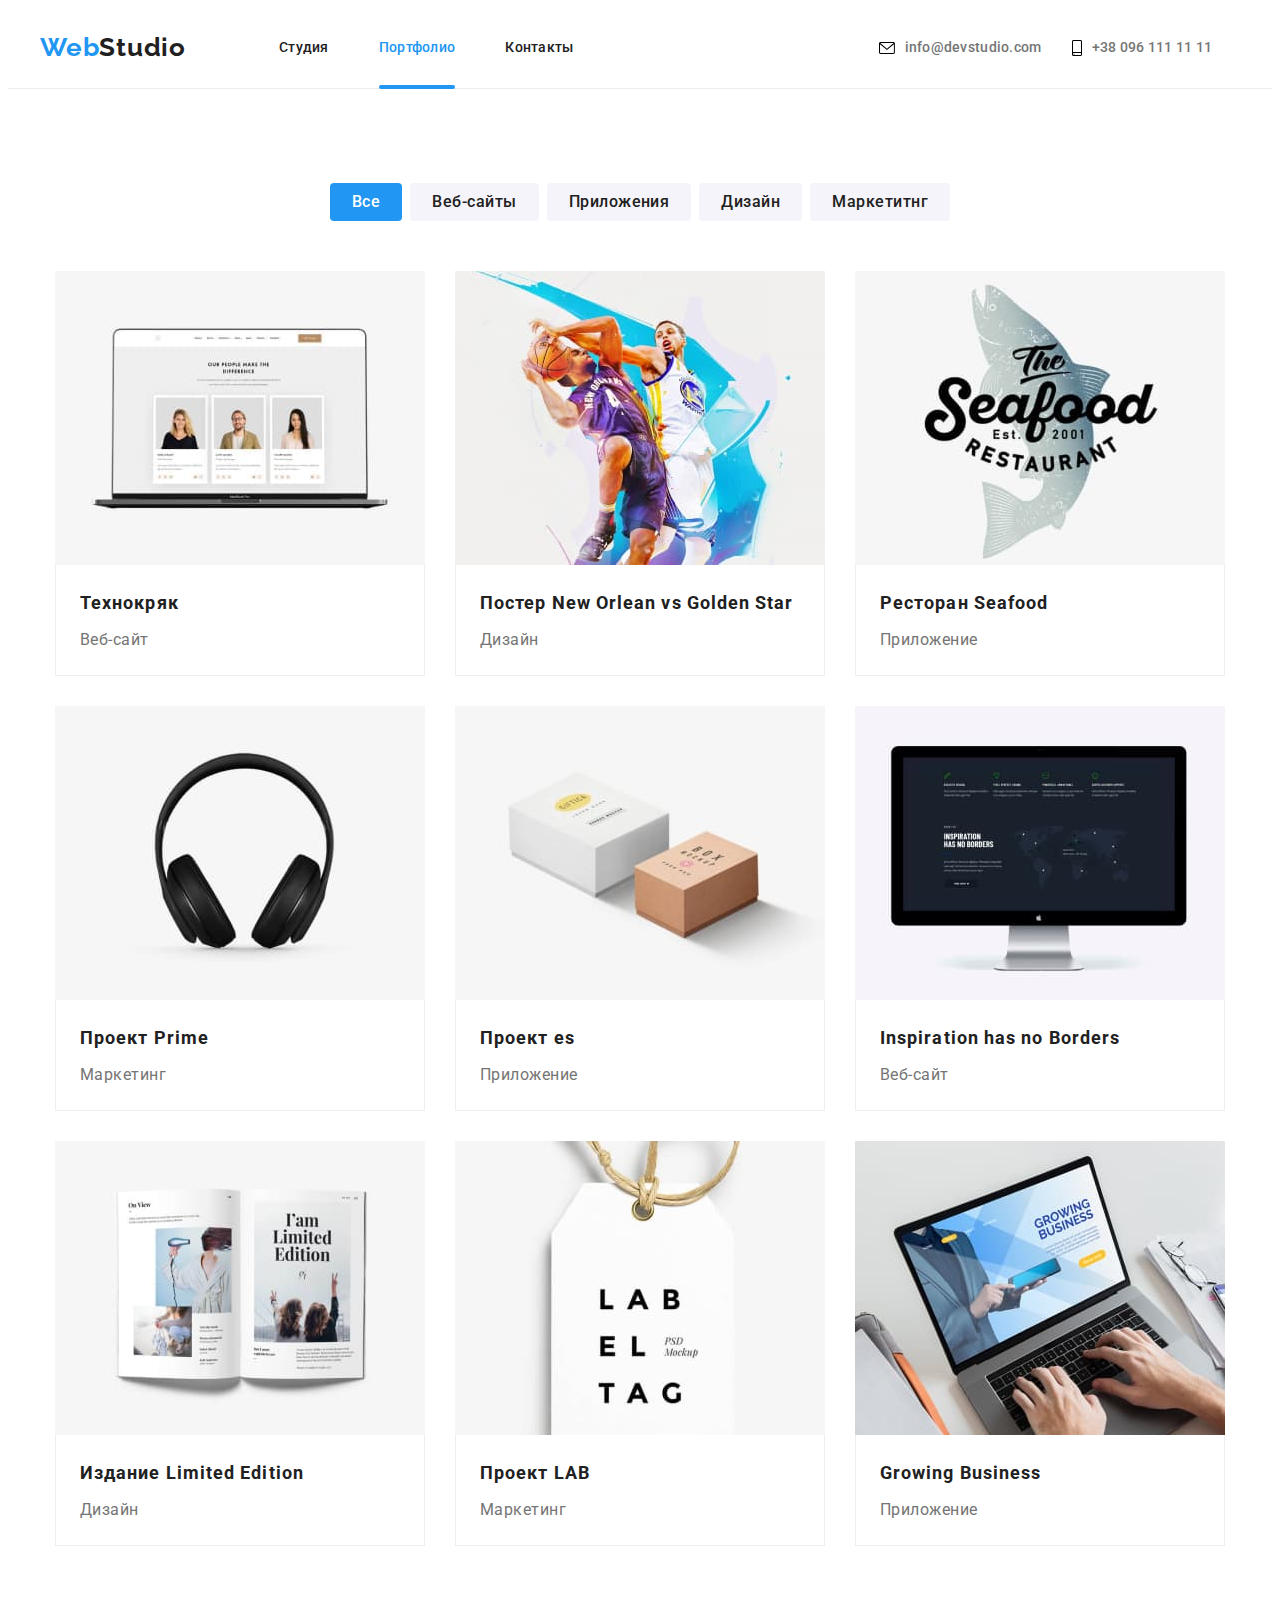
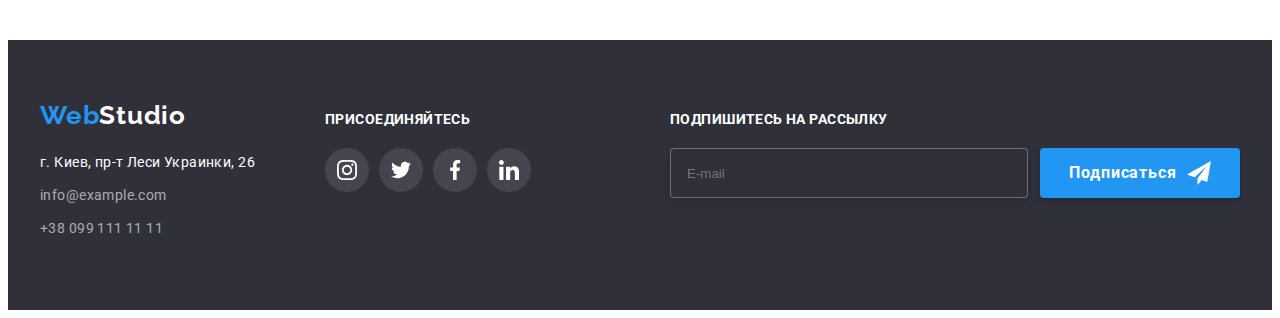
<file: portfolio.html>
<!DOCTYPE html>
<html lang="ru">

<head>
    <meta charset="UTF-8" />
    <meta http-equiv="X-UA-Compatible" content="IE=edge" />
    <meta name="viewport" content="width=device-width, initial-scale=1.0" />
    <title>WebStudio</title>
    <link rel="preconnect" href="https://fonts.googleapis.com">
    <link rel="preconnect" href="https://fonts.gstatic.com" crossorigin>
    <link
        href="https://fonts.googleapis.com/css2?family=Raleway:wght@700&family=Roboto:wght@400;500;700;900&display=swap"
        rel="stylesheet">
        <link rel="stylesheet" href="https://cdnjs.cloudflare.com/ajax/libs/modern-normalize/1.1.0/modern-normalize.min.css"
            integrity="sha512-wpPYUAdjBVSE4KJnH1VR1HeZfpl1ub8YT/NKx4PuQ5NmX2tKuGu6U/JRp5y+Y8XG2tV+wKQpNHVUX03MfMFn9Q=="
            crossorigin="anonymous" referrerpolicy="no-referrer" />
            
         <link rel="stylesheet" href="css/main.css" />
         <link rel="stylesheet" href="css/main.min.css" />
</head>
    <!-- #header-->
    <header class="header">
        
        <div class="container header-boreder-line container-flax">
            
        <nav class="header-nav">
            <a class="logo header__logo" href="./index.html"><span class="header__text">Web</span>Studio</a>
    
            <ul class="header-list1 list">
                
                <li class="header-list1__item"><a href="./index.html" class="header-list1__link link">Студия</a></li>
                <li class="header-list1__item"><a href="" class="header-list1__link link active">Портфолио</a></li>
                <li class="header-list1__item"><a href="" class="header-list1__link link">Контакты</a></li>                            
            </ul>
        </nav>
        <ul class="header-list2 list">
            <li class="header-list2__item2 link"><a class="header-list2__adres link" href=""><svg class="header__icon" width="16" height="12">
                        <use href="./images/symbol-defs2.svg#icon-envelope-1"></use>
                    </svg>info@devstudio.com</a>
            </li>
            
            <li class="header-list2__adres1"><a class="header-list2__tel link" href="tel:+380961111111"> <svg class="header__icon"
                        width="10" height="16">
                        <use href="./images/symbol-defs2.svg#icon-smartphone-1"></use>
                    </svg>+38 096 111 11 11</a></li>
        </ul>
        
        </div>
    </header>
    <main>
        <!-- sectio 1 -->

        <section class="portfolio">
            <div class="container">
            <h1 class="visually-hidden">вкладки</h1>
            <ul class="hero1__list1 list">
            
            <li class="hero1__list1-item"><button type="button" class="hero1__btn btn1">Все</button></li>
            <li class="hero1__list1-item"><button type="button" class="hero1__btn btn2">Веб-сайты</Button></li>
            <li class="hero1__list1-item"><button type="button" class="hero1__btn btn3">Приложения</Button></li>
            <li class="hero1__list1-item"><button type="button" class="hero1__btn btn4">Дизайн</Button></li>
            <li class="hero1__list1-item"><button type="button" class="hero1__btn btn5">Маркетитнг</Button></li>
            </ul>

                
                <ul class="portfolio__list list">
                    
                    
                <li class="portfolio__list-item">
                    <a href="" class="portfolio__list-link">
                    
                        <div class="hero1__anim">  
                    <img class="portfolio-img" src="images/img999.jpg" alt="Веб-сайт" width="370" height="294" />
                    <div class="hero1__anim-overlay">
                        <p class="hero1__anim-text">Ресурс предлагает комплексные предложения с разным уровнем функционала и сервисов. Все это
                                                    позволит посетителю получить
                                                    исчерпывающие сведения о компании или частном лице.</p>
                    </div>
                    </div>
                    <div class="portfolio__title">
                    <h2 class="portfolio__title-text ">Технокряк</h2>
                    <p class="portfolio__list-item-text ">Веб-сайт</p>
                   
                </div>
                    
                    </a>
                    
                </li>
                 <li class="portfolio__list-item">
                    <a href="" class="portfolio__list-link">
                        <div class="hero1__anim">
                    <img class="portfolio-img" src="images/img111.jpg" alt="Постер" width="370" height="294" />
                    <div class="hero1__anim-overlay">
                        <p class="hero1__anim-text">Ресурс предлагает комплексные предложения с разным уровнем функционала и сервисов. Все
                            это
                            позволит посетителю получить
                            исчерпывающие сведения о компании или частном лице.</p>
                    </div>
                    </div>
                    <div class="portfolio__title">
                    <h2 class="portfolio__title-text ">Постер <span lang="en">New Orlean vs Golden Star</span></h2>
                    <p class="portfolio__list-item-text ">Дизайн</p>
                    </div>
                    </a>
                </li>
                <li class="portfolio__list-item">
                    <a href="" class="portfolio__list-link">
                        <div class="hero1__anim">
                    <img class="portfolio-img" src="images/img222.jpg" alt="ресторан" width="370" height="294" />
                    <div class="hero1__anim-overlay">
                        <p class="hero1__anim-text">Ресурс предлагает комплексные предложения с разным уровнем функционала и сервисов. Все
                            это
                            позволит посетителю получить
                            исчерпывающие сведения о компании или частном лице.</p>
                    </div>
                    </div>
                    <div class="portfolio__title">
                    <h2 class="portfolio__title-text  ">Ресторан <span lang="en">Seafood</span></h2>
                    <p class="portfolio__list-item-text  ">Приложение</p>
                    </div>
                    </a>
                </li>
                
                <li class="portfolio__list-item">
                    <a href="" class="portfolio__list-link">
                        <div class="hero1__anim">
                    <img class="portfolio-img" src="images/img333.jpg" alt="наушники" width="370" height="294" />
                    <div class="hero1__anim-overlay">
                        <p class="hero1__anim-text">Ресурс предлагает комплексные предложения с разным уровнем функционала и сервисов. Все
                            это
                            позволит посетителю получить
                            исчерпывающие сведения о компании или частном лице.</p>
                    </div>
                </div>
                    <div class="portfolio__title">
                    <h2 class="portfolio__title-text ">Проект <span lang="en">Prime</span></h2>
                    <p class="portfolio__list-item-text ">Маркетинг</p>
                    </div>
                    </a>
                </li>
                <li class="portfolio__list-item">
                    <a href="" class="portfolio__list-link">
                        <div class="hero1__anim">
                    <img class="portfolio-img" src="images/img444.jpg" alt="коробки" width="370" height="294" />
                    <div class="hero1__anim-overlay">
                        <p class="hero1__anim-text">Ресурс предлагает комплексные предложения с разным уровнем функционала и сервисов. Все
                            это
                            позволит посетителю получить
                            исчерпывающие сведения о компании или частном лице.</p>
                    </div>
                    </div>
                    <div class="portfolio__title">
                    <h2 class="portfolio__title-text ">Проект <span lang="en">es</span></h2>
                    <p class="portfolio__list-item-text ">Приложение</p>
                    </div>
                    </a>
                </li>
                <li class="portfolio__list-item">
                    <a href="" class="portfolio__list-link">
                        <div class="hero1__anim">
                    <img class="portfolio-img" src="images/img555.jpg" alt="веб-сайт2" width="370" height="294" />
                    <div class="hero1__anim-overlay">
                        <p class="hero1__anim-text">Ресурс предлагает комплексные предложения с разным уровнем функционала и сервисов. Все
                            это
                            позволит посетителю получить
                            исчерпывающие сведения о компании или частном лице.</p>
                    </div>
                    </div>
                    <div class="portfolio__title">
                    <h2 class="portfolio__title-text "><span lang="en">Inspiration has no Borders</span></h2>
                    <p class="portfolio__list-item-text ">Веб-сайт</p>
                    </div>
                    </a>
                </li>
                <li class="portfolio__list-item">
                    <a href="" class="portfolio__list-link">
                        <div class="hero1__anim">
                    <img class="portfolio-img" src="images/img666.jpg" alt="издание" width="370" height="294" />
                    <div class="hero1__anim-overlay">
                        <p class="hero1__anim-text">Ресурс предлагает комплексные предложения с разным уровнем функционала и сервисов. Все
                            это
                            позволит посетителю получить
                            исчерпывающие сведения о компании или частном лице.</p>
                    </div>
                    </div>
                    <div class="portfolio__title">
                    <h2 class="portfolio__title-text ">Издание <span lang="en">Limited Edition</span></h2>
                    <p class="portfolio__list-item-text ">Дизайн</p>
                    </div>
                    </a>
                </li>
                <li class="portfolio__list-item">
                    <a href="" class="portfolio__list-link">
                        <div class="hero1__anim">
                    <img class="portfolio-img" src="images/img777.jpg" alt="проект лаб" width="370" height="294" />
                    <div class="hero1__anim-overlay">
                        <p class="hero1__anim-text">Ресурс предлагает комплексные предложения с разным уровнем функционала и сервисов. Все
                            это
                            позволит посетителю получить
                            исчерпывающие сведения о компании или частном лице.</p>
                    </div>
                    </div>
                    <div class="portfolio__title">
                    <h2 class="portfolio__title-text ">Проект <span lang="en">LAB</span></h2>
                    <p class="portfolio__list-item-text ">Маркетинг</p>
                    </div>
                    </a>
                </li>
                <li class="portfolio__list-item">
                    <a href="" class="portfolio__list-link">
                        <div class="hero1__anim">
                    <img class="portfolio-img" src="images/img888.jpg" alt="Приложение" width="370" height="294" />
                    <div class="hero1__anim-overlay">
                        <p class="hero1__anim-text">Ресурс предлагает комплексные предложения с разным уровнем функционала и сервисов. Все
                            это
                            позволит посетителю получить
                            исчерпывающие сведения о компании или частном лице.</p>
                    </div>
                    </div>
                    <div class="portfolio__title">
                    <h2 class="portfolio__title-text "><span lang="en">Growing Business</span></h2>
                    <p class="portfolio__list-item-text ">Приложение</p>
                    </div>
                    </a>
                </li>
                

            </ul>
            
        </div>
        </section>
    </main>
    <!-- footer -->
    <footer class="footer">
      <div class="container footer__container">
        <div class="footer-flax1">
          <a class="footer__logo" href=""
            ><span class="footer__logo-web">Web</span>Studio</a
          >
          <address class="footer__addres">
            <ul class="footer__list list">
              <li class="footer__list-item">
                <a class="footer__list-link link" href=""
                  >г. Киев, пр-т Леси Украинки, 26</a
                >
              </li>
              <li class="footer__list-item">
                <a class="footer__list-adres link" href="info@example.com"
                  >info@example.com</a
                >
              </li>
              <li class="footer__list-item">
                <a class="footer__list-tel link" href="tel:+380991111111"
                  >+38 099 111 11 11</a
                >
              </li>
            </ul>
          </address>
        </div>

        <div class="footer-flax">
          <p class="footer__text">присоединяйтесь</p>
          <ul class="footer__list__soc list">
            <li class="footer__list__soc-item">
              <a href="" class="footer__list__soc-link link">
                <svg class="footer-soc-icon" width="20" height="20">
                  <use href="./images/symbol-defs.svg#icon-instagram"></use>
                </svg>
              </a>
            </li>
            <li class="footer__list__soc-item">
              <a href="" class="footer__list__soc-link link">
                <svg class="footer-soc-icon" width="20" height="20">
                  <use href="./images/symbol-defs.svg#icon-twitter"></use>
                </svg>
              </a>
            </li>
            <li class="footer__list__soc-item">
              <a href="" class="footer__list__soc-link link">
                <svg class="footer-soc-icon" width="20" height="20">
                  <use href="./images/symbol-defs.svg#icon-facebook"></use>
                </svg>
              </a>
            </li>
            <li class="footer__list__soc-item">
              <a href="" class="footer__list__soc-link link">
                <svg class="footer-soc-icon" width="20" height="20">
                  <use href="./images/symbol-defs.svg#icon-linkedin"></use>
                </svg>
              </a>
            </li>
          </ul>
        </div>
        <div class="footer-text">
          <p class="footer__text1">Подпишитесь на рассылку</p>
          <div class="footer-input">
            <div class="footer-input-mail">
              <input
                type="email"
                placeholder="E-mail"
                name="user-email1"
                class="modal-footer-input"
                id="user-email1"
              />
            </div>

            <button class="footer__btn btn">
              Подписаться
              <svg class="footer__btn-icon" width="24" height="24">
                <use href="./images/symbol-defs9.svg#icon-icon-send"></use>
              </svg>
            </button>
          </div>
        </div>
      </div>
    </footer>
<script src="./js/modal.js"></script>
</body>

</html>
</file>
<file: css/main.css>
:root {
  --header-color: #212121;
  --first-title-color: #212121;
  --second-title-color: #757575;
  --first-btn-color: #ffffff;
  --accent-color: #2196f3;
  --backg-color: #e5e5e5;
  --backg-color2: #F5F4FA;
  --hero-color: #2f303a;
  --timing-funtion: cubic-bezier(0.4, 0, 0.2, 1) ;
}

p,
h1,
h2,
h3,
h4,
h5,
h6 {
  margin: 0;
}

img {
  display: block;
  min-width: 100%;
  height: auto;
}

ul,
ol {
  margin: 0;
  padding: 0;
}

body {
  font-family: "Roboto", sans-serif;
  background-color: var(--first-btn-color);
  color: var(--second-title-color);
  letter-spacing: 0.03em;
}

.list,
.link {
  list-style: none;
  text-decoration: none;
}

.visually-hidden {
  position: absolute;
  white-space: nowrap;
  width: 1px;
  height: 1px;
  overflow: hidden;
  border: 0;
  padding: 0;
  clip: rect(0 0 0 0);
  clip-path: inset(50%);
  margin: -1px;
}

.footer__btn, .command__soc-link, .prices__list-card, .about-list__soc, .header-list2__tel,
.header-list2__adres, .header-soc-link2, .header-soc-link1, .header-list2__adres1, .hero__icon, .modal-lable__btn, .modal-form1, .modal-lable__check, .modal-lable {
  display: flex;
  align-items: center;
  justify-content: center;
}

.title--dark {
  color: var(--first-title-color);
}

.title--gray {
  color: var(--second-title-color);
}

.container {
  width: 1200px;
  padding-left: 15px;
  padding-right: 15px;
  margin: 0 auto;
}

.backdrop {
  position: fixed;
  width: 100%;
  height: 100%;
  left: 0;
  top: 0;
  background: rgba(0, 0, 0, 0.2);
  opacity: 1;
  transition: opacity 250ms var(--timing-funtion);
}

.backdrop.is-hidden {
  opacity: 0;
  pointer-events: none;
}
.backdrop.is-hidden .modal {
  transform: translate(-50%, -50%) scale(2);
}

.modal-form__input-text {
  display: block;
  width: 25px;
  height: 14px;
  font-family: "Roboto";
  font-style: normal;
  font-weight: 400;
  font-size: 12px;
  line-height: 1.17;
  letter-spacing: 0.01em;
  margin-bottom: 4px;
  color: var(--second-title-color);
}

.modal-box {
  border: none;
}

.modal-lable__text-span {
  color: var(--accent-color);
}

.modal-lable__text-span {
  position: relative;
  margin-left: 3px;
}

.modal-lable {
  height: 24px;
  font-family: "Roboto";
  font-style: normal;
  font-weight: 400;
  font-size: 14px;
  line-height: 1.71;
  letter-spacing: 0.03em;
  color: var(--second-title-color);
  transition-timing-function: var(--timing-funtion);
  transition-duration: 250ms;
  transition-property: fill;
}
.modal-lable .modal-lable__span {
  content: "";
  width: 16px;
  height: 15px;
  border: 2px solid var(--first-title-color);
  border-radius: 2px;
  margin-right: 7px;
  transition-timing-function: var(--timing-funtion);
  transition-duration: 250ms;
  transition-property: border-color, background-color;
}

.modal-lable__check {
  transition-timing-function: var(--timing-funtion);
  transition-duration: 250ms;
  transition-property: fill;
}

.modal-check:hover + .modal-lable .modal-lable__span, .modal-check:focus + .modal-lable .modal-lable__span {
  border-color: var(--accent-color);
  transition-timing-function: var(--timing-funtion);
  transition-duration: 250ms;
  transition-property: border-color, background-color;
}
.modal-check:checked + .modal-lable .modal-lable__span {
  background-color: var(--accent-color);
  border-color: var(--accent-color);
  transition-timing-function: var(--timing-funtion);
  transition-duration: 250ms;
  transition-property: border-color, background-color;
}
.modal-check:checked + .modal-lable + .modal-lable__check {
  fill: var(--accent-color);
  display: flex;
  align-items: center;
  justify-content: center;
  transition-timing-function: var(--timing-funtion);
  transition-duration: 250ms;
  transition-property: fill;
}

.modal-form1 {
  margin-bottom: 30px;
}

.modal-form2__text1 {
  display: block;
  width: 80px;
  height: 14px;
  margin-bottom: 4px;
  font-family: "Roboto";
  font-style: normal;
  font-weight: 400;
  font-size: 12px;
  line-height: 1.17;
  letter-spacing: 0.01em;
  transition-timing-function: var(--timing-funtion);
  transition-duration: 250ms;
  transition-property: border-color;
}

.modal-form2__text {
  outline: transparent;
  color: var(--second-title-color);
  width: 448px;
  height: 120px;
  border: 1px solid rgba(33, 33, 33, 0.2);
  box-sizing: border-box;
  border-radius: 4px;
  padding: 12px 16px;
  resize: none;
  transition-timing-function: var(--timing-funtion);
  transition-duration: 250ms;
  transition-property: border-color;
}
.modal-form2__text:hover, .modal-form2__text:focus {
  border-color: var(--accent-color);
  transition-timing-function: var(--timing-funtion);
  transition-duration: 250ms;
  transition-property: border-color;
}
.modal-form2__text::placeholder {
  font-family: "Roboto";
  font-style: normal;
  font-weight: 400;
  font-size: 14px;
  line-height: 1.17;
  letter-spacing: 0.01em;
  color: rgba(117, 117, 117, 0.5);
}

.modal-form {
  margin-bottom: 10px;
}

.modal-form2 {
  margin-bottom: 20px;
}

.input-wrap__input {
  outline: transparent;
  width: 100%;
  height: 40px;
  border: 1px solid rgba(33, 33, 33, 0.2);
  box-sizing: border-box;
  border-radius: 4px;
  background-color: transparent;
  padding-left: 42px;
  transition-timing-function: var(--timing-funtion);
  transition-duration: 250ms;
  transition-property: border-color;
}
.input-wrap__input:focus, .input-wrap__input:hover {
  border-color: var(--accent-color);
  transition-timing-function: var(--timing-funtion);
  transition-duration: 250ms;
  transition-property: fill, border-color;
  cursor: pointer;
}

.modal-lable__btn {
  width: 200px;
  height: 50px;
  font-family: "Roboto";
  font-style: normal;
  font-weight: 700;
  font-size: 16px;
  line-height: 1.88;
  letter-spacing: 0.06em;
  background: var(--accent-color);
  color: var(--first-btn-color);
  margin-left: 124px;
  box-shadow: 0px 4px 4px rgba(0, 0, 0, 0.15);
  border-radius: 4px;
  cursor: pointer;
  border: none;
}

.input-wrap {
  position: relative;
}

.input-wrap__icon {
  position: absolute;
  left: 15px;
  top: 50%;
  transform: translateY(-50%);
  transition-timing-function: var(--timing-funtion);
  transition-duration: 250ms;
  transition-property: fill;
}
.input-wrap__icon:focus, .input-wrap__icon:hover {
  fill: var(--accent-color);
  transition-timing-function: var(--timing-funtion);
  transition-duration: 250ms;
  transition-property: fill, border-color;
}

.input-wrap__input:focus + .input-wrap__icon, .input-wrap__input:hover + .input-wrap__icon {
  fill: var(--accent-color);
  transition-timing-function: var(--timing-funtion);
  transition-duration: 250ms;
  transition-property: fill, border-color;
  cursor: pointer;
}

.modal__title {
  width: 448px;
  height: 23px;
  font-family: "Roboto";
  font-style: normal;
  font-weight: 700;
  font-size: 20px;
  line-height: 1.15;
  text-align: center;
  letter-spacing: 0.03em;
  color: var(--first-title-color);
  margin-bottom: 12px;
}

.modal {
  background: var(--first-btn-color);
  position: absolute;
  width: 528px;
  height: 581px;
  left: 50%;
  top: 50%;
  padding: 40px;
  background: var(--first-btn-color);
  box-shadow: 0px 1px 3px rgba(0, 0, 0, 0.12), 0px 1px 1px rgba(0, 0, 0, 0.14), 0px 2px 1px rgba(0, 0, 0, 0.2);
  border-radius: 4px;
  transform: translate(-50%, -50%) scale(1);
  transition: transform 250ms var(--timing-funtion);
}

.hero__close {
  outline: transparent;
  display: flex;
  position: absolute;
  width: 30px;
  height: 30px;
  left: 490px;
  top: 8px;
  border: 1px solid rgba(0, 0, 0, 0.1);
  box-sizing: border-box;
  border-radius: 50%;
  background: #FFFFFF;
  cursor: pointer;
  transition-timing-function: var(--timing-funtion);
  transition-duration: 250ms;
  transition-property: fill;
}
.hero__close:hover, .hero__close:focus .hero__icon {
  fill: var(--accent-color);
}

.hero__icon {
  transition-timing-function: var(--timing-funtion);
  transition-duration: 250ms;
  transition-property: fill;
}
.hero__icon:hover, .hero__icon:focus {
  fill: var(--accent-color);
  transition-timing-function: var(--timing-funtion);
  transition-duration: 250ms;
  transition-property: fill;
}

.header {
  background-color: var(--first-btn-color);
  border-bottom: 1px solid #ECECEC;
}

.header2 {
  background-color: var(--first-btn-color);
  border-bottom: 1px solid #ECECEC;
}

.header__icon {
  margin-right: 10px;
  transition-timing-function: var(--timing-funtion);
  transition-duration: 250ms;
  transition-property: fill;
}
.header__icon:focus, .header__icon:hover {
  fill: var(--accent-color);
  transition-timing-function: var(--timing-funtion);
  transition-duration: 250ms;
  transition-property: fill;
}

.header-list2__adres {
  display: flex;
  padding-top: 32px;
  padding-bottom: 32px;
}
.header-list2__adres:hover svg, .header-list2__adres:focus svg {
  fill: var(--accent-color);
  transition-timing-function: var(--timing-funtion);
  transition-duration: 250ms;
  transition-property: fill;
}

.header-soc-link1 {
  width: 16px;
  height: 12px;
  margin-right: 10px;
}
.header-soc-link1:hover {
  fill: var(--accent-color);
  transition-timing-function: var(--timing-funtion);
  transition-duration: 250ms;
  transition-property: color;
}

.header-soc-link2 {
  width: 10px;
  height: 16px;
  margin-right: 10px;
}

.container-flax,
.header-nav,
.header-list1,
.header-list2 {
  display: flex;
}

.header-list2__tel {
  padding-bottom: 32px;
  padding-top: 32px;
}
.header-list2__tel:hover svg, .header-list2__tel:focus svg {
  fill: var(--accent-color);
  transition-timing-function: var(--timing-funtion);
  transition-duration: 250ms;
  transition-property: fill;
}

.header-list1__item {
  margin-left: 50px;
}
.header-list1__item:first-child {
  margin-left: 0;
}

.header-list2__item2 {
  margin-right: 30px;
}

.header-list1 {
  margin-left: 93px;
}

.header-list2 {
  margin-left: 305px;
  align-items: center;
  justify-content: center;
}

.header-nav {
  align-items: center;
}

.header__logo {
  font-family: "Raleway", sans-serif;
  font-style: normal;
  font-weight: 700;
  font-size: 26px;
  line-height: 1.19;
  letter-spacing: 0.03em;
  color: var(--first-title-color);
  text-decoration: none;
  padding-top: 24px;
  padding-bottom: 25px;
}

.header__text {
  font-family: "Raleway", sans-serif;
  font-style: normal;
  font-weight: 700;
  font-size: 26px;
  line-height: 1.19;
  letter-spacing: 0.03em;
  color: var(--accent-color);
}

.header-list1__link {
  font-weight: 500;
  font-size: 14px;
  line-height: 1.14;
  letter-spacing: 0.02em;
  color: var(--header-color);
  display: block;
  transition-timing-function: var(--timing-funtion);
  transition-duration: 250ms;
  transition-property: color;
  padding-top: 32px;
  padding-bottom: 32px;
  display: block;
  position: relative;
}
.header-list1__link:hover, .header-list1__link:focus, .header-list1__link.active {
  color: var(--accent-color);
  transition-timing-function: var(--timing-funtion);
  transition-duration: 250ms;
  transition-property: color;
}
.header-list1__link.active::after {
  content: "";
  position: absolute;
  bottom: -1px;
  left: 0;
  width: 100%;
  height: 4px;
  background: #2196F3;
  border-radius: 2px;
  display: block;
}

.header-list2__tel,
.header-list2__adres {
  font-weight: 500;
  font-size: 14px;
  line-height: 1.14;
  letter-spacing: 0.02em;
  color: var(--second-title-color);
  transition-timing-function: var(--timing-funtion);
  transition-duration: 250ms;
  transition-property: color;
}
.header-list2__tel:hover, .header-list2__tel:focus,
.header-list2__adres:hover,
.header-list2__adres:focus {
  color: var(--accent-color);
  transition-timing-function: var(--timing-funtion);
  transition-duration: 250ms;
  transition-property: color;
}

.hero {
  background-color: var(--hero-color);
  padding: 200px 0px;
  max-width: 1600px;
  margin: 0 auto;
  background-image: linear-gradient(to right, rgba(47, 48, 58, 0.4), rgba(47, 48, 58, 0.4)), url(../images/backgroundhero.jpg);
  background-repeat: no-repeat;
  background-position: center;
  background-size: cover;
}
.hero__title {
  font-weight: 900;
  font-size: 44px;
  line-height: 1.36;
  text-align: center;
  letter-spacing: 0.06em;
  text-transform: uppercase;
  color: var(--first-btn-color);
  max-width: 696px;
  align-items: center;
  margin: auto;
  margin-bottom: 30px;
}
.hero__btn {
  background-color: var(--accent-color);
  font-family: inherit;
  font-weight: 700;
  font-size: 16px;
  line-height: 1.87;
  text-align: center;
  letter-spacing: 0.06em;
  color: var(--first-btn-color);
  border-radius: 4px;
  max-width: 200px;
  max-height: 50px;
  border: 0;
  display: flex;
  cursor: pointer;
  margin: auto;
  padding: 10px 32px;
  align-items: center;
  white-space: nowrap;
}

.about {
  margin: 0 auto;
  background-color: var(--first-btn-color);
  padding: 94px 0px;
}
.about-list__title-text {
  font-weight: 700;
  font-size: 14px;
  line-height: 1.14;
  letter-spacing: 0.03em;
  text-transform: uppercase;
  margin-bottom: 10px;
}
.about-list__item {
  margin-left: 30px;
  min-width: 270px;
}
.about-list__item:first-child {
  margin-left: 0;
}
.about-list {
  display: flex;
}
.about-list__item-text {
  font-weight: 400;
  font-size: 14px;
  line-height: 1.71;
  letter-spacing: 0.03em;
}
.about-list__soc {
  width: 270px;
  height: 120px;
  background-color: #F5F4FA;
  margin-bottom: 30px;
}

.prices {
  background-color: var(--first-btn-color);
  padding: 0px 0px 94px 0px;
}
.prices-title {
  font-weight: 700;
  font-size: 36px;
  line-height: 1.16;
  text-align: center;
  letter-spacing: 0.03em;
  color: var(--first-title-color);
  margin-bottom: 50px;
}
.prices__list {
  display: flex;
  min-width: 100%;
  height: auto;
}
.prices__list-item {
  margin-right: 30px;
  display: flex;
  align-items: flex-end;
}
.prices__list-item:last-child {
  margin-right: 0;
}
.prices__list-text {
  font-family: "Roboto";
  font-style: normal;
  font-weight: 700;
  font-size: 14px;
  line-height: 1.14;
  text-align: center;
  letter-spacing: 0.03em;
  text-transform: uppercase;
  text-decoration: none;
  color: var(--first-btn-color);
}
.prices__list-text {
  width: 205px;
  height: 16px;
}
.prices__list-card {
  position: absolute;
  width: 370px;
  height: 70px;
  background-color: rgba(47, 48, 58, 0.8);
}

.command {
  margin: 0 auto;
  background-color: var(--backg-color2);
  padding: 94px 0px;
  padding-top: 94px;
  padding-bottom: 94px;
}
.command__soc-item-soc {
  margin-right: 10px;
  transition-timing-function: var(--timing-funtion);
  transition-duration: 250ms;
  transition-property: fill;
}
.command__soc-item-soc:last-child {
  margin-right: 0;
  transition-timing-function: var(--timing-funtion);
  transition-duration: 250ms;
  transition-property: fill;
}
.command__soc-link {
  outline: transparent;
  width: 44px;
  height: 44px;
  border-radius: 50%;
  transition-timing-function: var(--timing-funtion);
  transition-duration: 250ms;
  transition-property: background-color;
}
.command__soc-link:hover, .command__soc-link:focus {
  background-color: var(--accent-color);
  transition-timing-function: var(--timing-funtion);
  transition-duration: 250ms;
  transition-property: background-color;
}
.command__soc-link:hover .command__soc-icon, .command__soc-link:focus .command__soc-icon {
  fill: var(--first-btn-color);
  transition-timing-function: var(--timing-funtion);
  transition-duration: 250ms;
  transition-property: fill;
}
.command__soc-icon {
  fill: #AFB1B8;
  transition-timing-function: var(--timing-funtion);
  transition-duration: 250ms;
  transition-property: fill;
}
.command__soc {
  display: flex;
  justify-content: center;
}
.command__list {
  display: flex;
}
.command__item {
  border: none;
  box-shadow: 0px 1px 3px rgba(0, 0, 0, 0.12), 0px 1px 1px rgba(0, 0, 0, 0.14), 0px 2px 1px rgba(0, 0, 0, 0.2);
  border-radius: 0px 0px 4px 4px;
}
.command__card {
  border: 1px solid var(--first-btn-color);
  background-color: var(--first-btn-color);
  padding-top: 30px;
  padding-bottom: 30px;
  border-radius: 0px 0px 4px 4px;
}
.command__title {
  font-weight: 700;
  font-size: 36px;
  line-height: 1.16;
  text-align: center;
  letter-spacing: 0.03em;
  color: var(--first-title-color);
  margin-bottom: 50px;
}
.command__card-name {
  font-weight: 500;
  font-size: 16px;
  line-height: 1.18;
  text-align: center;
  letter-spacing: 0.03em;
  color: var(--first-title-color);
  margin-bottom: 10px;
}
.command__card-text {
  font-weight: 400;
  font-size: 16px;
  line-height: 1.19;
  text-align: center;
  letter-spacing: 0.03em;
  color: var(--second-title-color);
  margin-bottom: 16px;
}
.command__item {
  background-color: var(--first-btn-color);
  margin-right: 30px;
}
.command__item:last-child {
  margin-right: 0;
}

.footer {
  margin: 0 auto;
  max-height: 252px;
  background-color: #2F303A;
  padding-top: 60px;
  padding-bottom: 60px;
}
.footer__logo {
  font-family: "Raleway", sans-serif;
  font-style: normal;
  font-weight: 700;
  font-size: 26px;
  line-height: 1.19;
  letter-spacing: 0.03em;
  color: var(--first-btn-color);
  text-decoration: none;
}
.footer__container {
  display: flex;
  justify-content: center;
  align-items: baseline;
}
.footer__logo-web {
  font-family: "Raleway", sans-serif;
  font-style: normal;
  font-weight: 700;
  font-size: 26px;
  line-height: 1.19;
  letter-spacing: 0.03em;
  color: var(--accent-color);
}
.footer__addres {
  margin-top: 20px;
  font-style: normal;
}
.footer__list-item {
  margin-bottom: 9px;
  display: block;
}
.footer__list-link {
  font-weight: 400;
  font-size: 14px;
  line-height: 1.71;
  letter-spacing: 0.03em;
  color: var(--first-btn-color);
  transition-timing-function: var(--timing-funtion);
  transition-duration: 250ms;
  transition-property: color;
}
.footer__list-link:hover, .footer__list-link:focus {
  color: var(--accent-color);
  transition-timing-function: var(--timing-funtion);
  transition-duration: 250ms;
  transition-property: color;
}
.footer__list-adres, .footer__list-tel {
  font-size: 14px;
  line-height: 1.71;
  letter-spacing: 0.03em;
  color: rgba(255, 255, 255, 0.6);
  transition-timing-function: var(--timing-funtion);
  transition-duration: 250ms;
  transition-property: color;
}
.footer__list-adres:hover, .footer__list-adres:focus, .footer__list-tel:hover, .footer__list-tel:focus {
  color: var(--accent-color);
  transition-timing-function: var(--timing-funtion);
  transition-duration: 250ms;
  transition-property: color;
}
.footer-input-mail {
  margin-right: 12px;
}
.footer__text {
  font-weight: 700;
  font-size: 14px;
  line-height: 1.14;
  letter-spacing: 0.03em;
  text-transform: uppercase;
  color: var(--first-btn-color);
}
.footer__list__soc-link {
  outline: transparent;
  width: 44px;
  height: 44px;
  display: flex;
  border-radius: 50%;
  align-items: center;
  justify-content: center;
  background: rgba(255, 255, 255, 0.1);
  transition-timing-function: var(--timing-funtion);
  transition-duration: 250ms;
  transition-property: background;
}
.footer__list__soc-link {
  fill: var(--first-btn-color);
  transition-timing-function: var(--timing-funtion);
  transition-duration: 250ms;
  transition-property: background;
}
.footer__list__soc-link:focus, .footer__list__soc-link:hover {
  background-color: var(--accent-color);
  transition-timing-function: var(--timing-funtion);
  transition-duration: 250ms;
  transition-property: background-color;
}
.footer__list__soc-item {
  margin-right: 10px;
}
.footer__list__soc-item:last-child {
  margin-right: 0;
}
.footer__text {
  display: flex;
}
.footer-tex-decor {
  display: flex;
}
.footer-flax {
  margin-left: 70px;
}
.footer__list__soc {
  margin-top: 20px;
  display: flex;
}
.footer__text1 {
  display: flex;
  font-family: "Roboto";
  font-style: normal;
  font-weight: 700;
  font-size: 14px;
  line-height: 1.14;
  letter-spacing: 0.03em;
  text-transform: uppercase;
  color: var(--first-btn-color);
}
.footer-text2 {
  font-family: "Roboto";
  font-style: normal;
  font-weight: 400;
  font-size: 16px;
  line-height: 1.25;
  display: flex;
  align-items: center;
  letter-spacing: 0.03em;
  color: rgba(255, 255, 255, 0.6);
}
.footer-input {
  display: flex;
  align-items: center;
  height: 50px;
  margin-top: 20px;
}
.footer__btn {
  font-family: "Roboto";
  font-style: normal;
  font-weight: 700;
  font-size: 16px;
  line-height: 1.88px;
  letter-spacing: 0.06em;
  color: #FFFFFF;
  width: 200px;
  height: 50px;
  background: var(--accent-color);
  box-shadow: 0px 4px 4px rgba(0, 0, 0, 0.15);
  border-radius: 4px;
  border: none;
  cursor: pointer;
}
.footer__btn-icon {
  margin-left: 10px;
}
.footer-text {
  margin-left: auto;
  display: block;
}
.footer .modal-footer-input {
  outline: transparent;
  width: 358px;
  height: 50px;
  border: 1px solid rgba(255, 255, 255, 0.3);
  box-sizing: border-box;
  filter: drop-shadow(0px 4px 4px rgba(0, 0, 0, 0.15));
  border-radius: 4px;
  background: #2F303A;
  padding-left: 16px;
}
.footer .modal-footer-input:hover {
  border-color: var(--accent-color);
}
.footer .modal-footer-input:focus {
  border-color: var(--accent-color);
}

.customer {
  padding: 94px 0;
  background-color: var(--first-btn-color);
}
.customer-title {
  font-size: 36px;
  line-height: 1.17;
  text-align: center;
  letter-spacing: 0.03em;
  color: var(--header-color);
  margin-bottom: 50px;
}
.customer__list {
  display: flex;
  align-items: center;
  justify-content: center;
}
.customer__list-item {
  margin-right: 30px;
  background: #FFFFFF;
}
.customer__list-item:last-child {
  margin-right: 0;
}
.customer__list-link {
  outline: transparent;
  width: 170px;
  height: 92px;
  border-radius: 4px;
  border: 1px solid #AFB1B8;
  display: flex;
  align-items: center;
  justify-content: center;
  box-sizing: border-box;
  transition-timing-function: var(--timing-funtion);
  transition-duration: 250ms;
  transition-property: fill, border;
}
.customer__list-link:hover, .customer__list-link:focus {
  border-color: var(--accent-color);
}
.customer__list-link:hover svg, .customer__list-link:focus svg {
  fill: var(--accent-color);
}
.customer__list-icon {
  fill: #AFB1B8;
  transition-timing-function: var(--timing-funtion);
  transition-duration: 250ms;
  transition-property: fill;
}

.portfolio {
  background-color: var(--first-btn-color);
  padding: 94px 0px;
  margin: 0 auto;
}

.hero1__btn.btn1 {
  background-color: var(--accent-color);
  font-weight: 500;
  font-size: 16px;
  line-height: 1.62;
  text-align: center;
  letter-spacing: 0.03em;
  color: var(--first-btn-color);
}

.hero1__list1 {
  margin-bottom: 50px;
  display: flex;
  justify-content: center;
}

.hero1__list1-item {
  margin-right: 8px;
}
.hero1__list1-item:last-child {
  margin-right: 0;
}

.hero1__btn {
  background-color: var(--backg-color2);
  font-family: inherit;
  font-weight: 500;
  font-size: 16px;
  line-height: 1.62;
  text-align: center;
  letter-spacing: 0.03em;
  color: var(--first-title-color);
  border-radius: 4px;
  border: 0;
  cursor: pointer;
  padding: 6px 22px;
  transition-timing-function: var(--timing-funtion);
  transition-duration: 250ms;
  transition-property: color, box-shadow, background-color;
}
.hero1__btn:hover, .hero1__btn:focus {
  background-color: var(--accent-color);
  font-family: inherit;
  outline: transparent;
  font-weight: 500;
  font-size: 16px;
  line-height: 1.62;
  text-align: center;
  letter-spacing: 0.03em;
  color: var(--first-btn-color);
  box-shadow: 0px 3px 1px rgba(0, 0, 0, 0.1), 0px 1px 2px rgba(0, 0, 0, 0.08), 0px 2px 2px rgba(0, 0, 0, 0.12);
  transition-timing-function: var(--timing-funtion);
  transition-duration: 250ms;
  transition-property: color, box-shadow, background-color;
}

.hero1__anim-text {
  width: 322px;
  height: 168px;
  position: absolute;
  top: 50%;
  left: 50%;
  transform: translate(-50%, -50%);
  font-size: 18px;
  line-height: 1.56;
  letter-spacing: 0.03em;
  color: var(--first-btn-color);
}

.hero1__anim {
  position: relative;
  overflow: hidden;
}

.hero1__anim-overlay {
  position: absolute;
  top: 0;
  left: 0;
  width: 100%;
  height: 100%;
  background-color: rgba(33, 150, 243, 0.9);
  transform: translateY(101%);
  transition-timing-function: var(--timing-funtion);
  transition-duration: 250ms;
  transition-property: transform;
}
.portfolio__list-link:hover .hero1__anim-overlay, .portfolio__list-link:focus .hero1__anim-overlay {
  transform: translateY(0);
}

.portfolio__list-item {
  display: block;
  text-decoration: none;
}

.portfolio__list-link {
  outline: transparent;
  display: block;
  text-decoration: none;
  transition-timing-function: var(--timing-funtion);
  transition-duration: 250ms;
  transition-property: box-shadow;
}
.portfolio__list-link:hover, .portfolio__list-link:focus {
  box-shadow: 0px 1px 1px rgba(0, 0, 0, 0.12), 0px 4px 4px rgba(0, 0, 0, 0.06), 1px 4px 6px rgba(0, 0, 0, 0.16);
  transition-timing-function: var(--timing-funtion);
  transition-duration: 250ms;
  transition-property: box-shadow;
}

.portfolio__list {
  display: flex;
  flex-wrap: wrap;
  justify-content: center;
}

.portfolio__list-item {
  margin: 15px;
}

.portfolio__list {
  margin: -15px;
}

.portfolio__title {
  border: 1px solid #eeeeee;
  border-top: 0px;
  padding: 20px 24px;
}

.portfolio__title-text {
  font-weight: 700;
  font-size: 18px;
  line-height: 2;
  letter-spacing: 0.06em;
  color: var(--first-title-color);
  margin-bottom: 4px;
}

.portfolio__list-item-text {
  font-weight: 400;
  font-size: 16px;
  line-height: 1.88;
  letter-spacing: 0.03em;
  color: var(--second-title-color);
}/*# sourceMappingURL=main.css.map */
</file>
<file: css/main.min.css>
:root{--header-color: #212121;--first-title-color: #212121;--second-title-color: #757575;--first-btn-color: #ffffff;--accent-color: #2196f3;--backg-color: #e5e5e5;--backg-color2: #F5F4FA;--hero-color: #2f303a;--timing-funtion: cubic-bezier(0.4, 0, 0.2, 1) }p,h1,h2,h3,h4,h5,h6{margin:0}img{display:block;min-width:100%;height:auto}ul,ol{margin:0;padding:0}body{font-family:"Roboto",sans-serif;background-color:var(--first-btn-color);color:var(--second-title-color);letter-spacing:.03em}.list,.link{list-style:none;text-decoration:none}.visually-hidden{position:absolute;white-space:nowrap;width:1px;height:1px;overflow:hidden;border:0;padding:0;clip:rect(0 0 0 0);clip-path:inset(50%);margin:-1px}.footer__btn,.command__soc-link,.prices__list-card,.about-list__soc,.header-list2__tel,.header-list2__adres,.header-soc-link2,.header-soc-link1,.header-list2__adres1,.hero__icon,.modal-lable__btn,.modal-form1,.modal-lable__check,.modal-lable{display:flex;align-items:center;justify-content:center}.title--dark{color:var(--first-title-color)}.title--gray{color:var(--second-title-color)}.container{width:1200px;padding-left:15px;padding-right:15px;margin:0 auto}.backdrop{position:fixed;width:100%;height:100%;left:0;top:0;background:rgba(0,0,0,.2);opacity:1;transition:opacity 250ms var(--timing-funtion)}.backdrop.is-hidden{opacity:0;pointer-events:none}.backdrop.is-hidden .modal{transform:translate(-50%, -50%) scale(2)}.modal-form__input-text{display:block;width:25px;height:14px;font-family:"Roboto";font-style:normal;font-weight:400;font-size:12px;line-height:1.17;letter-spacing:.01em;margin-bottom:4px;color:var(--second-title-color)}.modal-box{border:none}.modal-lable__text-span{color:var(--accent-color)}.modal-lable__text-span{position:relative;margin-left:3px}.modal-lable{height:24px;font-family:"Roboto";font-style:normal;font-weight:400;font-size:14px;line-height:1.71;letter-spacing:.03em;color:var(--second-title-color);transition-timing-function:var(--timing-funtion);transition-duration:250ms;transition-property:fill}.modal-lable .modal-lable__span{content:"";width:16px;height:15px;border:2px solid var(--first-title-color);border-radius:2px;margin-right:7px;transition-timing-function:var(--timing-funtion);transition-duration:250ms;transition-property:border-color,background-color}.modal-lable__check{transition-timing-function:var(--timing-funtion);transition-duration:250ms;transition-property:fill}.modal-check:hover+.modal-lable .modal-lable__span,.modal-check:focus+.modal-lable .modal-lable__span{border-color:var(--accent-color);transition-timing-function:var(--timing-funtion);transition-duration:250ms;transition-property:border-color,background-color}.modal-check:checked+.modal-lable .modal-lable__span{background-color:var(--accent-color);border-color:var(--accent-color);transition-timing-function:var(--timing-funtion);transition-duration:250ms;transition-property:border-color,background-color}.modal-check:checked+.modal-lable+.modal-lable__check{fill:var(--accent-color);display:flex;align-items:center;justify-content:center;transition-timing-function:var(--timing-funtion);transition-duration:250ms;transition-property:fill}.modal-form1{margin-bottom:30px}.modal-form2__text1{display:block;width:80px;height:14px;margin-bottom:4px;font-family:"Roboto";font-style:normal;font-weight:400;font-size:12px;line-height:1.17;letter-spacing:.01em;transition-timing-function:var(--timing-funtion);transition-duration:250ms;transition-property:border-color}.modal-form2__text{outline:rgba(0,0,0,0);color:var(--second-title-color);width:448px;height:120px;border:1px solid rgba(33,33,33,.2);box-sizing:border-box;border-radius:4px;padding:12px 16px;resize:none;transition-timing-function:var(--timing-funtion);transition-duration:250ms;transition-property:border-color}.modal-form2__text:hover,.modal-form2__text:focus{border-color:var(--accent-color);transition-timing-function:var(--timing-funtion);transition-duration:250ms;transition-property:border-color}.modal-form2__text::placeholder{font-family:"Roboto";font-style:normal;font-weight:400;font-size:14px;line-height:1.17;letter-spacing:.01em;color:rgba(117,117,117,.5)}.modal-form{margin-bottom:10px}.modal-form2{margin-bottom:20px}.input-wrap__input{outline:rgba(0,0,0,0);width:100%;height:40px;border:1px solid rgba(33,33,33,.2);box-sizing:border-box;border-radius:4px;background-color:rgba(0,0,0,0);padding-left:42px;transition-timing-function:var(--timing-funtion);transition-duration:250ms;transition-property:border-color}.input-wrap__input:focus,.input-wrap__input:hover{border-color:var(--accent-color);transition-timing-function:var(--timing-funtion);transition-duration:250ms;transition-property:fill,border-color;cursor:pointer}.modal-lable__btn{width:200px;height:50px;font-family:"Roboto";font-style:normal;font-weight:700;font-size:16px;line-height:1.88;letter-spacing:.06em;background:var(--accent-color);color:var(--first-btn-color);margin-left:124px;box-shadow:0px 4px 4px rgba(0,0,0,.15);border-radius:4px;cursor:pointer;border:none}.input-wrap{position:relative}.input-wrap__icon{position:absolute;left:15px;top:50%;transform:translateY(-50%);transition-timing-function:var(--timing-funtion);transition-duration:250ms;transition-property:fill}.input-wrap__icon:focus,.input-wrap__icon:hover{fill:var(--accent-color);transition-timing-function:var(--timing-funtion);transition-duration:250ms;transition-property:fill,border-color}.input-wrap__input:focus+.input-wrap__icon,.input-wrap__input:hover+.input-wrap__icon{fill:var(--accent-color);transition-timing-function:var(--timing-funtion);transition-duration:250ms;transition-property:fill,border-color;cursor:pointer}.modal__title{width:448px;height:23px;font-family:"Roboto";font-style:normal;font-weight:700;font-size:20px;line-height:1.15;text-align:center;letter-spacing:.03em;color:var(--first-title-color);margin-bottom:12px}.modal{background:var(--first-btn-color);position:absolute;width:528px;height:581px;left:50%;top:50%;padding:40px;background:var(--first-btn-color);box-shadow:0px 1px 3px rgba(0,0,0,.12),0px 1px 1px rgba(0,0,0,.14),0px 2px 1px rgba(0,0,0,.2);border-radius:4px;transform:translate(-50%, -50%) scale(1);transition:transform 250ms var(--timing-funtion)}.hero__close{outline:rgba(0,0,0,0);display:flex;position:absolute;width:30px;height:30px;left:490px;top:8px;border:1px solid rgba(0,0,0,.1);box-sizing:border-box;border-radius:50%;background:#fff;cursor:pointer;transition-timing-function:var(--timing-funtion);transition-duration:250ms;transition-property:fill}.hero__close:hover,.hero__close:focus .hero__icon{fill:var(--accent-color)}.hero__icon{transition-timing-function:var(--timing-funtion);transition-duration:250ms;transition-property:fill}.hero__icon:hover,.hero__icon:focus{fill:var(--accent-color);transition-timing-function:var(--timing-funtion);transition-duration:250ms;transition-property:fill}.header{background-color:var(--first-btn-color);border-bottom:1px solid #ececec}.header2{background-color:var(--first-btn-color);border-bottom:1px solid #ececec}.header__icon{margin-right:10px;transition-timing-function:var(--timing-funtion);transition-duration:250ms;transition-property:fill}.header__icon:focus,.header__icon:hover{fill:var(--accent-color);transition-timing-function:var(--timing-funtion);transition-duration:250ms;transition-property:fill}.header-list2__adres{display:flex;padding-top:32px;padding-bottom:32px}.header-list2__adres:hover svg,.header-list2__adres:focus svg{fill:var(--accent-color);transition-timing-function:var(--timing-funtion);transition-duration:250ms;transition-property:fill}.header-soc-link1{width:16px;height:12px;margin-right:10px}.header-soc-link1:hover{fill:var(--accent-color);transition-timing-function:var(--timing-funtion);transition-duration:250ms;transition-property:color}.header-soc-link2{width:10px;height:16px;margin-right:10px}.container-flax,.header-nav,.header-list1,.header-list2{display:flex}.header-list2__tel{padding-bottom:32px;padding-top:32px}.header-list2__tel:hover svg,.header-list2__tel:focus svg{fill:var(--accent-color);transition-timing-function:var(--timing-funtion);transition-duration:250ms;transition-property:fill}.header-list1__item{margin-left:50px}.header-list1__item:first-child{margin-left:0}.header-list2__item2{margin-right:30px}.header-list1{margin-left:93px}.header-list2{margin-left:305px;align-items:center;justify-content:center}.header-nav{align-items:center}.header__logo{font-family:"Raleway",sans-serif;font-style:normal;font-weight:700;font-size:26px;line-height:1.19;letter-spacing:.03em;color:var(--first-title-color);text-decoration:none;padding-top:24px;padding-bottom:25px}.header__text{font-family:"Raleway",sans-serif;font-style:normal;font-weight:700;font-size:26px;line-height:1.19;letter-spacing:.03em;color:var(--accent-color)}.header-list1__link{font-weight:500;font-size:14px;line-height:1.14;letter-spacing:.02em;color:var(--header-color);display:block;transition-timing-function:var(--timing-funtion);transition-duration:250ms;transition-property:color;padding-top:32px;padding-bottom:32px;display:block;position:relative}.header-list1__link:hover,.header-list1__link:focus,.header-list1__link.active{color:var(--accent-color);transition-timing-function:var(--timing-funtion);transition-duration:250ms;transition-property:color}.header-list1__link.active::after{content:"";position:absolute;bottom:-1px;left:0;width:100%;height:4px;background:#2196f3;border-radius:2px;display:block}.header-list2__tel,.header-list2__adres{font-weight:500;font-size:14px;line-height:1.14;letter-spacing:.02em;color:var(--second-title-color);transition-timing-function:var(--timing-funtion);transition-duration:250ms;transition-property:color}.header-list2__tel:hover,.header-list2__tel:focus,.header-list2__adres:hover,.header-list2__adres:focus{color:var(--accent-color);transition-timing-function:var(--timing-funtion);transition-duration:250ms;transition-property:color}.hero{background-color:var(--hero-color);padding:200px 0px;max-width:1600px;margin:0 auto;background-image:linear-gradient(to right, rgba(47, 48, 58, 0.4), rgba(47, 48, 58, 0.4)),url(../images/backgroundhero.jpg);background-repeat:no-repeat;background-position:center;background-size:cover}.hero__title{font-weight:900;font-size:44px;line-height:1.36;text-align:center;letter-spacing:.06em;text-transform:uppercase;color:var(--first-btn-color);max-width:696px;align-items:center;margin:auto;margin-bottom:30px}.hero__btn{background-color:var(--accent-color);font-family:inherit;font-weight:700;font-size:16px;line-height:1.87;text-align:center;letter-spacing:.06em;color:var(--first-btn-color);border-radius:4px;max-width:200px;max-height:50px;border:0;display:flex;cursor:pointer;margin:auto;padding:10px 32px;align-items:center;white-space:nowrap}.about{margin:0 auto;background-color:var(--first-btn-color);padding:94px 0px}.about-list__title-text{font-weight:700;font-size:14px;line-height:1.14;letter-spacing:.03em;text-transform:uppercase;margin-bottom:10px}.about-list__item{margin-left:30px;min-width:270px}.about-list__item:first-child{margin-left:0}.about-list{display:flex}.about-list__item-text{font-weight:400;font-size:14px;line-height:1.71;letter-spacing:.03em}.about-list__soc{width:270px;height:120px;background-color:#f5f4fa;margin-bottom:30px}.prices{background-color:var(--first-btn-color);padding:0px 0px 94px 0px}.prices-title{font-weight:700;font-size:36px;line-height:1.16;text-align:center;letter-spacing:.03em;color:var(--first-title-color);margin-bottom:50px}.prices__list{display:flex;min-width:100%;height:auto}.prices__list-item{margin-right:30px;display:flex;align-items:flex-end}.prices__list-item:last-child{margin-right:0}.prices__list-text{font-family:"Roboto";font-style:normal;font-weight:700;font-size:14px;line-height:1.14;text-align:center;letter-spacing:.03em;text-transform:uppercase;text-decoration:none;color:var(--first-btn-color)}.prices__list-text{width:205px;height:16px}.prices__list-card{position:absolute;width:370px;height:70px;background-color:rgba(47,48,58,.8)}.command{margin:0 auto;background-color:var(--backg-color2);padding:94px 0px;padding-top:94px;padding-bottom:94px}.command__soc-item-soc{margin-right:10px;transition-timing-function:var(--timing-funtion);transition-duration:250ms;transition-property:fill}.command__soc-item-soc:last-child{margin-right:0;transition-timing-function:var(--timing-funtion);transition-duration:250ms;transition-property:fill}.command__soc-link{outline:rgba(0,0,0,0);width:44px;height:44px;border-radius:50%;transition-timing-function:var(--timing-funtion);transition-duration:250ms;transition-property:background-color}.command__soc-link:hover,.command__soc-link:focus{background-color:var(--accent-color);transition-timing-function:var(--timing-funtion);transition-duration:250ms;transition-property:background-color}.command__soc-link:hover .command__soc-icon,.command__soc-link:focus .command__soc-icon{fill:var(--first-btn-color);transition-timing-function:var(--timing-funtion);transition-duration:250ms;transition-property:fill}.command__soc-icon{fill:#afb1b8;transition-timing-function:var(--timing-funtion);transition-duration:250ms;transition-property:fill}.command__soc{display:flex;justify-content:center}.command__list{display:flex}.command__item{border:none;box-shadow:0px 1px 3px rgba(0,0,0,.12),0px 1px 1px rgba(0,0,0,.14),0px 2px 1px rgba(0,0,0,.2);border-radius:0px 0px 4px 4px}.command__card{border:1px solid var(--first-btn-color);background-color:var(--first-btn-color);padding-top:30px;padding-bottom:30px;border-radius:0px 0px 4px 4px}.command__title{font-weight:700;font-size:36px;line-height:1.16;text-align:center;letter-spacing:.03em;color:var(--first-title-color);margin-bottom:50px}.command__card-name{font-weight:500;font-size:16px;line-height:1.18;text-align:center;letter-spacing:.03em;color:var(--first-title-color);margin-bottom:10px}.command__card-text{font-weight:400;font-size:16px;line-height:1.19;text-align:center;letter-spacing:.03em;color:var(--second-title-color);margin-bottom:16px}.command__item{background-color:var(--first-btn-color);margin-right:30px}.command__item:last-child{margin-right:0}.footer{margin:0 auto;max-height:252px;background-color:#2f303a;padding-top:60px;padding-bottom:60px}.footer__logo{font-family:"Raleway",sans-serif;font-style:normal;font-weight:700;font-size:26px;line-height:1.19;letter-spacing:.03em;color:var(--first-btn-color);text-decoration:none}.footer__container{display:flex;justify-content:center;align-items:baseline}.footer__logo-web{font-family:"Raleway",sans-serif;font-style:normal;font-weight:700;font-size:26px;line-height:1.19;letter-spacing:.03em;color:var(--accent-color)}.footer__addres{margin-top:20px;font-style:normal}.footer__list-item{margin-bottom:9px;display:block}.footer__list-link{font-weight:400;font-size:14px;line-height:1.71;letter-spacing:.03em;color:var(--first-btn-color);transition-timing-function:var(--timing-funtion);transition-duration:250ms;transition-property:color}.footer__list-link:hover,.footer__list-link:focus{color:var(--accent-color);transition-timing-function:var(--timing-funtion);transition-duration:250ms;transition-property:color}.footer__list-adres,.footer__list-tel{font-size:14px;line-height:1.71;letter-spacing:.03em;color:rgba(255,255,255,.6);transition-timing-function:var(--timing-funtion);transition-duration:250ms;transition-property:color}.footer__list-adres:hover,.footer__list-adres:focus,.footer__list-tel:hover,.footer__list-tel:focus{color:var(--accent-color);transition-timing-function:var(--timing-funtion);transition-duration:250ms;transition-property:color}.footer-input-mail{margin-right:12px}.footer__text{font-weight:700;font-size:14px;line-height:1.14;letter-spacing:.03em;text-transform:uppercase;color:var(--first-btn-color)}.footer__list__soc-link{outline:rgba(0,0,0,0);width:44px;height:44px;display:flex;border-radius:50%;align-items:center;justify-content:center;background:rgba(255,255,255,.1);transition-timing-function:var(--timing-funtion);transition-duration:250ms;transition-property:background}.footer__list__soc-link{fill:var(--first-btn-color);transition-timing-function:var(--timing-funtion);transition-duration:250ms;transition-property:background}.footer__list__soc-link:focus,.footer__list__soc-link:hover{background-color:var(--accent-color);transition-timing-function:var(--timing-funtion);transition-duration:250ms;transition-property:background-color}.footer__list__soc-item{margin-right:10px}.footer__list__soc-item:last-child{margin-right:0}.footer__text{display:flex}.footer-tex-decor{display:flex}.footer-flax{margin-left:70px}.footer__list__soc{margin-top:20px;display:flex}.footer__text1{display:flex;font-family:"Roboto";font-style:normal;font-weight:700;font-size:14px;line-height:1.14;letter-spacing:.03em;text-transform:uppercase;color:var(--first-btn-color)}.footer-text2{font-family:"Roboto";font-style:normal;font-weight:400;font-size:16px;line-height:1.25;display:flex;align-items:center;letter-spacing:.03em;color:rgba(255,255,255,.6)}.footer-input{display:flex;align-items:center;height:50px;margin-top:20px}.footer__btn{font-family:"Roboto";font-style:normal;font-weight:700;font-size:16px;line-height:1.88px;letter-spacing:.06em;color:#fff;width:200px;height:50px;background:var(--accent-color);box-shadow:0px 4px 4px rgba(0,0,0,.15);border-radius:4px;border:none;cursor:pointer}.footer__btn-icon{margin-left:10px}.footer-text{margin-left:auto;display:block}.footer .modal-footer-input{outline:rgba(0,0,0,0);width:358px;height:50px;border:1px solid rgba(255,255,255,.3);box-sizing:border-box;filter:drop-shadow(0px 4px 4px rgba(0, 0, 0, 0.15));border-radius:4px;background:#2f303a;padding-left:16px}.footer .modal-footer-input:hover{border-color:var(--accent-color)}.footer .modal-footer-input:focus{border-color:var(--accent-color)}.customer{padding:94px 0;background-color:var(--first-btn-color)}.customer-title{font-size:36px;line-height:1.17;text-align:center;letter-spacing:.03em;color:var(--header-color);margin-bottom:50px}.customer__list{display:flex;align-items:center;justify-content:center}.customer__list-item{margin-right:30px;background:#fff}.customer__list-item:last-child{margin-right:0}.customer__list-link{outline:rgba(0,0,0,0);width:170px;height:92px;border-radius:4px;border:1px solid #afb1b8;display:flex;align-items:center;justify-content:center;box-sizing:border-box;transition-timing-function:var(--timing-funtion);transition-duration:250ms;transition-property:fill,border}.customer__list-link:hover,.customer__list-link:focus{border-color:var(--accent-color)}.customer__list-link:hover svg,.customer__list-link:focus svg{fill:var(--accent-color)}.customer__list-icon{fill:#afb1b8;transition-timing-function:var(--timing-funtion);transition-duration:250ms;transition-property:fill}.portfolio{background-color:var(--first-btn-color);padding:94px 0px;margin:0 auto}.hero1__btn.btn1{background-color:var(--accent-color);font-weight:500;font-size:16px;line-height:1.62;text-align:center;letter-spacing:.03em;color:var(--first-btn-color)}.hero1__list1{margin-bottom:50px;display:flex;justify-content:center}.hero1__list1-item{margin-right:8px}.hero1__list1-item:last-child{margin-right:0}.hero1__btn{background-color:var(--backg-color2);font-family:inherit;font-weight:500;font-size:16px;line-height:1.62;text-align:center;letter-spacing:.03em;color:var(--first-title-color);border-radius:4px;border:0;cursor:pointer;padding:6px 22px;transition-timing-function:var(--timing-funtion);transition-duration:250ms;transition-property:color,box-shadow,background-color}.hero1__btn:hover,.hero1__btn:focus{background-color:var(--accent-color);font-family:inherit;outline:rgba(0,0,0,0);font-weight:500;font-size:16px;line-height:1.62;text-align:center;letter-spacing:.03em;color:var(--first-btn-color);box-shadow:0px 3px 1px rgba(0,0,0,.1),0px 1px 2px rgba(0,0,0,.08),0px 2px 2px rgba(0,0,0,.12);transition-timing-function:var(--timing-funtion);transition-duration:250ms;transition-property:color,box-shadow,background-color}.hero1__anim-text{width:322px;height:168px;position:absolute;top:50%;left:50%;transform:translate(-50%, -50%);font-size:18px;line-height:1.56;letter-spacing:.03em;color:var(--first-btn-color)}.hero1__anim{position:relative;overflow:hidden}.hero1__anim-overlay{position:absolute;top:0;left:0;width:100%;height:100%;background-color:rgba(33,150,243,.9);transform:translateY(101%);transition-timing-function:var(--timing-funtion);transition-duration:250ms;transition-property:transform}.portfolio__list-link:hover .hero1__anim-overlay,.portfolio__list-link:focus .hero1__anim-overlay{transform:translateY(0)}.portfolio__list-item{display:block;text-decoration:none}.portfolio__list-link{outline:rgba(0,0,0,0);display:block;text-decoration:none;transition-timing-function:var(--timing-funtion);transition-duration:250ms;transition-property:box-shadow}.portfolio__list-link:hover,.portfolio__list-link:focus{box-shadow:0px 1px 1px rgba(0,0,0,.12),0px 4px 4px rgba(0,0,0,.06),1px 4px 6px rgba(0,0,0,.16);transition-timing-function:var(--timing-funtion);transition-duration:250ms;transition-property:box-shadow}.portfolio__list{display:flex;flex-wrap:wrap;justify-content:center}.portfolio__list-item{margin:15px}.portfolio__list{margin:-15px}.portfolio__title{border:1px solid #eee;border-top:0px;padding:20px 24px}.portfolio__title-text{font-weight:700;font-size:18px;line-height:2;letter-spacing:.06em;color:var(--first-title-color);margin-bottom:4px}.portfolio__list-item-text{font-weight:400;font-size:16px;line-height:1.88;letter-spacing:.03em;color:var(--second-title-color)}/*# sourceMappingURL=main.min.css.map */
</file>
